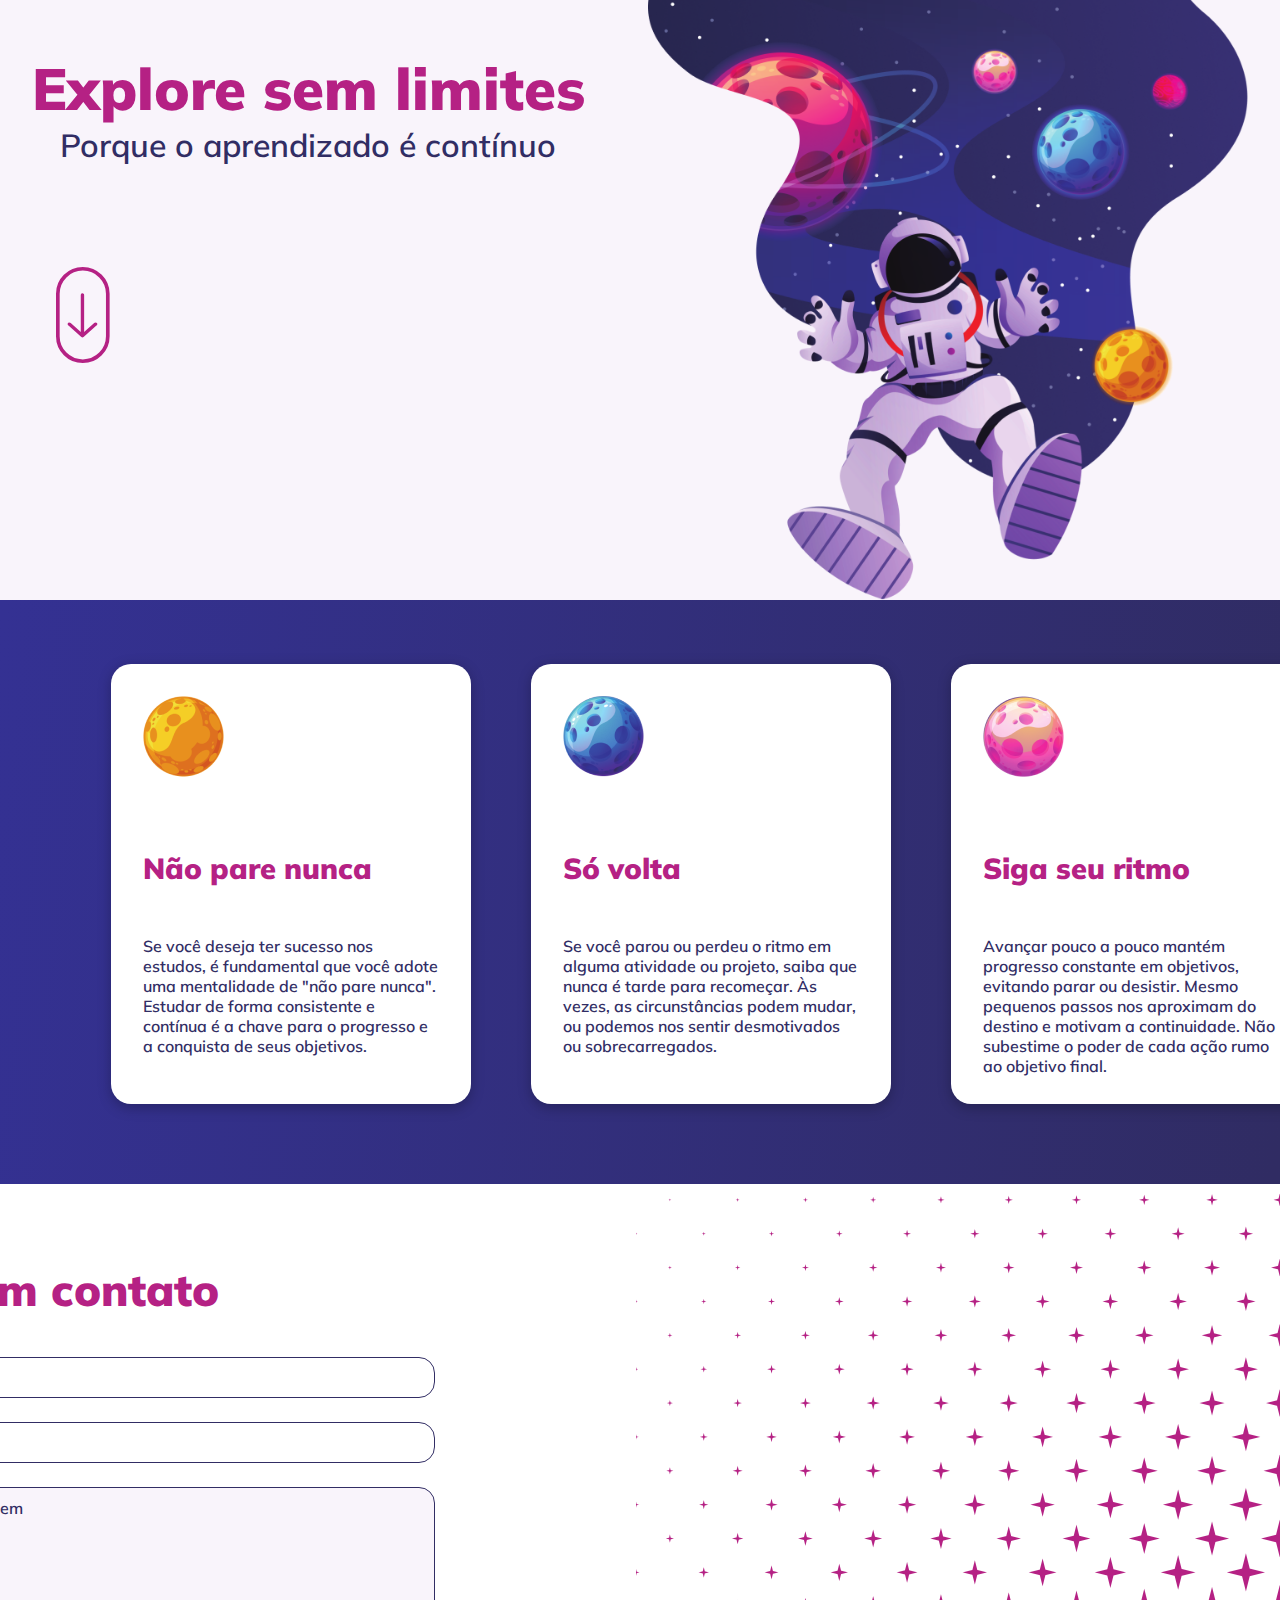
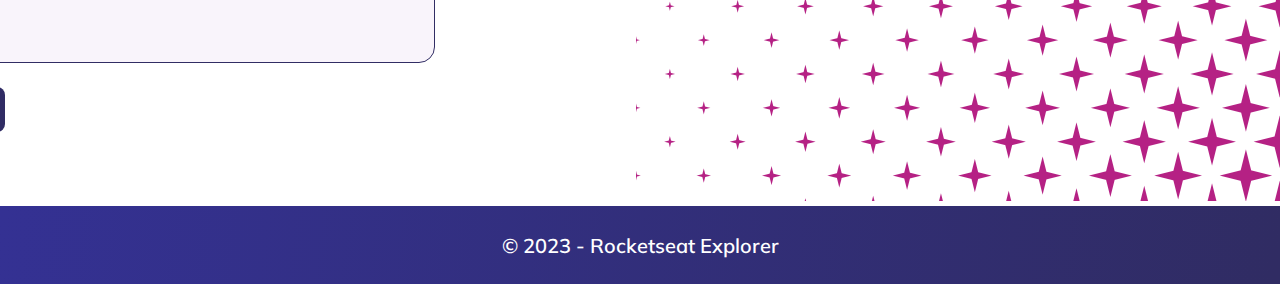
<file: Desafio - Explorer sem limite/index.html>
<!DOCTYPE html>
<html lang="pt-br">
  <head>
    <meta charset="UTF-8" />
    <meta name="viewport" content="width=device-width, initial-scale=1.0" />

    <link rel="preconnect" href="https://fonts.googleapis.com" />
    <link rel="preconnect" href="https://fonts.gstatic.com" crossorigin />
    <link
      href="https://fonts.googleapis.com/css2?family=Mulish:wght@600;700;900&display=swap"
      rel="stylesheet"
    />

    <link rel="stylesheet" href="style.css" />

    <title>Explorer Sem Limites</title>
  </head>
  <body>
    <main>
      <section id="page1">
        
          <img
          src="./img/image 11969.png"
          alt="astronalta nas galaxias com planetas"
          class="astronalta"
        />
        
        <div class="secao">
          <h1><strong>Explore sem limites</strong></h1>
        <h2>Porque o aprendizado é contínuo<h2>

        <img src="./img/seta.svg" alt="seta para baixo" class="seta"/>
        </div>
        
      </section>

      <div id="page2">
       
        <article class="section_planets">
          <img src="./img/planeta_amarelo_1.png" alt="planeta amarelo parece o sol">
          <h1>Não pare nunca</h1>
          <p>Se você deseja ter sucesso nos estudos, é fundamental que você adote uma mentalidade de "não pare nunca". Estudar de forma consistente e contínua é a chave para o progresso e a conquista de seus objetivos.</p>
        </article>

         <article class="section_planets">
          <img src="./img/planeta_azul_2.png" alt="planeta azul parece urano">
          <h1>Só volta</h1>
          <p>Se você parou ou perdeu o ritmo em alguma atividade ou projeto, saiba que nunca é tarde para recomeçar. Às vezes, as circunstâncias podem mudar, ou podemos nos sentir desmotivados ou sobrecarregados.</p>
        </article>

        <article class="section_planets">
          <img src="./img/planeta_rosa_3.png" alt="planeta rosa">
          <h1>Siga seu ritmo</h1>
          <p>Avançar pouco a pouco mantém progresso constante em objetivos, evitando parar ou desistir. Mesmo pequenos passos nos aproximam do destino e motivam a continuidade. Não subestime o poder de cada ação rumo ao objetivo final.</p>
        </article>

      </div>

      <div id="page3">

        <form>
          <fieldset>
            <legend>
              Entre em contato
            </legend>
            <div class="input-wrapper">
              <input type="text" name="your_name" id="name" placeholder="Seu Nome">
            </div>
            
            <div class="input-wrapper">
              <input type="email" name="your_email" id="email" placeholder="email">
            </div>

            <div class="textarea-wrapper">
              <textarea name="your_message" id="message" cols="30" rows="10" placeholder="Digite sua mensagem" ></textarea>
            </div>


            <button>Enviar Mensagem</button>

          </fieldset>
        </form>
      </div>

      <footer>© 2023 - Rocketseat Explorer</footer>

    </main>
  </body>
</html>
</file>
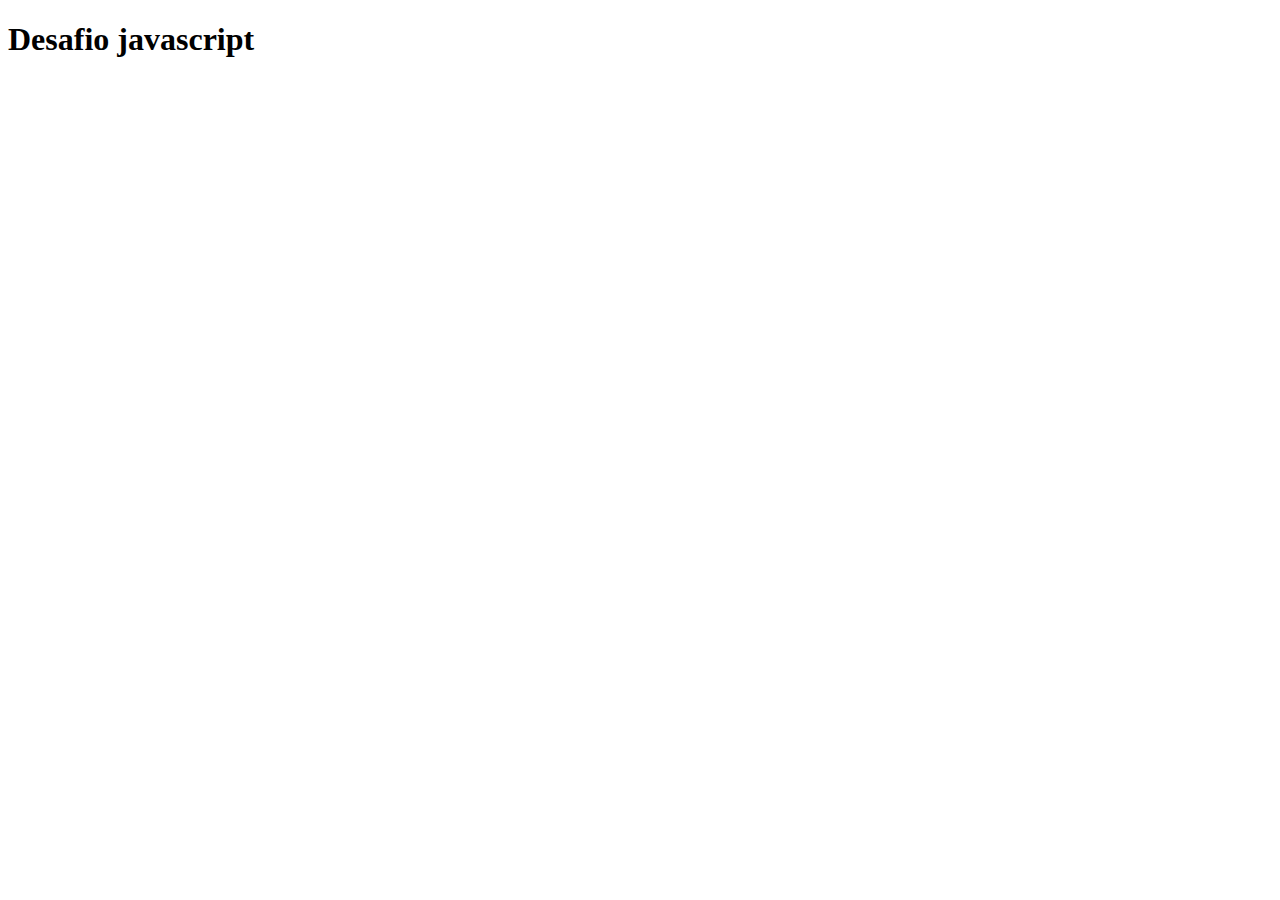
<file: Desafio - Iniciando com JavaScript/index.html>
<!DOCTYPE html>
<html lang="pt-br">
<head>
  <meta charset="UTF-8">
  <meta name="viewport" content="width=device-width, initial-scale=1.0">
  <title>Desafio js</title>
</head>
<body>

  <h1>Desafio javascript</h1>

  <script src="./index.js"></script>
</body>
</html>
</file>
<file: Desafio - Explorer sem limite/style.css>
* {
  padding: 0;
  margin: 0;
  box-sizing: border-box;
}

:root {
  font-size: 62.5%;

  --color-white1: #f9f4fb;
  --color-purple1: #312d64;
  --color-pink1: #b52184;
}

#page1 {
  margin: auto;
  display: flex;
  flex-direction: column;
  align-items: center;
  font-family: "Mulish", "sans-serif";
  background-color: var(--color-white1);
}

#page1 h1 {
  margin-top: 1.7rem;
  color: var(--color-pink1);
  text-align: center;
  font-size: 3.2rem;
  font-weight: 900;
}

#page1 h2 {
  color: var(--color-purple1);
  text-align: center;
  font-size: 2rem;
  font-weight: 600;
  margin-bottom: 3.5rem;
  font-size: "Mulish", "sans-serif";
}

.astronalta {
  width: 36rem;
  height: 37rem;
}

.seta {
  margin-bottom: 9.3rem;
}

#page2 {
  background: linear-gradient(96deg, #343193 0%, #302c63 99.68%);
  display: flex;
  flex-direction: column;
  align-content: center;
  align-items: center;
  gap: 5rem;
  padding: 5.2rem;
}

.section_planets {
  background-color: #fff;
  display: flex;
  padding: 2.6rem;
  flex-direction: column;
  align-items: flex-start;
  border-radius: 2rem;
  box-shadow: 0px 3.31077px 13.24308px 0px rgba(0, 0, 0, 0.25);
  width: 35rem;
  height: 33rem;
}

.section_planets h1 {
  color: var(--color-pink1);
  font-size: 2.9rem;
  font-weight: 900;
  font-family: "Mulish", "sans-serif";
  margin-top: 3.3rem;
}

.section_planets p {
  margin-top: 1rem;
  color: var(--color-purple1);
  font-family: "Mulish", "sans-serif";
  font-size: 1.6rem;
  font-weight: 600;
}

#page3 {
  background-color: var(--color-white1);
  display: flex;
  flex-direction: column;
  align-items: center;
}

fieldset {
  display: flex;
  flex-direction: column;
  margin-top: 7.8rem;
  border: none;
  gap: 2.4rem;
}

fieldset legend {
  color: var(--color-pink1);
  font-family: "Mulish", "sans-serif";
  font-size: 3rem;
  font-weight: 900;
  margin-bottom: 4rem;
}

#name{
 background: url(./img/perfil.svg) no-repeat scroll 1.4rem 0.8rem;
}

#email {
  background: url(./img/at.svg) no-repeat scroll 1.2rem 0.8rem;
}

.input-wrapper input,
.textarea-wrapper textarea {
  background-color: var(--color-white1);
  display: flex;
 align-items: center;
 margin: auto;
  padding: 1.2rem 1.6rem 1.2rem 1.4rem;
  align-items: center;
  border-radius: 16px;
  border: 1.5px solid #312d64;
  width: 35rem;
}

textarea {
  resize: none;
}

.input-wrapper ::placeholder{
  padding-left: 2.8rem;
}


.input-wrapper ::placeholder,
textarea::placeholder {
  color: var(--color-purple1);
  font-family: "Mulish", sans-serif;
  font-size: 1.6rem;
  font-weight: 600;
  line-height: 100%;
}

fieldset button {
  border: none;
  border-radius: 0.8rem;
  background: linear-gradient(96deg, #343193 0%, #302c63 99.68%);
  display: inline-flex;
  height: 4.5rem;
  width: 16rem;
  padding: 1.6rem;
  justify-content: center;
  align-items: center;
  gap: 1rem;
  color: #fff;
  text-align: center;
  font-family: "Mulish", "sans-serif";
  font-size: 1.4rem;
  font-weight: 700;
  line-height: 2.4rem;
  text-transform: capitalize;
  margin-bottom: 5rem;
}

footer {
  display: flex;
  width: 100%;
  height: 7.8rem;
  padding: 1.6rem;
  flex-direction: column;
  justify-content: center;
  align-items: center;
  gap: 1rem;
  background: linear-gradient(96deg, #343193 0%, #302c63 99.68%);

  color: #fff;
  text-align: center;
  font-family: "Mulish", "sans-serif";
  font-size: 2rem;
  font-weight: 600;
}

@media (min-width: 800px) {
  #page1 {
    display: flex;
    flex-direction: row-reverse;
    justify-content: space-around;
  }
  #page1 h1 {
    font-size: 5.8rem;
  }
  #page1 h2 {
    font-size: 3.2rem;
    margin-bottom: 10rem;
  }
  .astronalta {
    width: 60rem;
    height: 60rem;
  }
  .seta {
    width: 5.4rem;
    height: 10rem;
    margin-right: 45rem;
  }

  #page2 {
    display: grid;
    grid-template-columns: repeat(3, 1fr);
    gap: 6rem;
    padding: 6.4rem 11.1rem 8rem;
  }

  .section_planets {
    padding: 3.2rem;
    gap: 4rem;
    width: 36rem;
    height: 44rem;
  }

  #page3 {
    display: flex;
    align-items: center;
    gap: 9.2rem;
    padding: 0;
    height: 62.2rem;
    margin: 0 auto;
    background: url(./img/brilhos.svg);
    background-repeat: no-repeat;
    background-position: right;
  }

  fieldset legend{
    font-size: 4.4rem;
  }

  .input-wrapper input,
  .textarea-wrapper textarea {
    width: 59rem;
  }

  #page3 form {
    margin-right: 100rem;
  }
}
</file>
